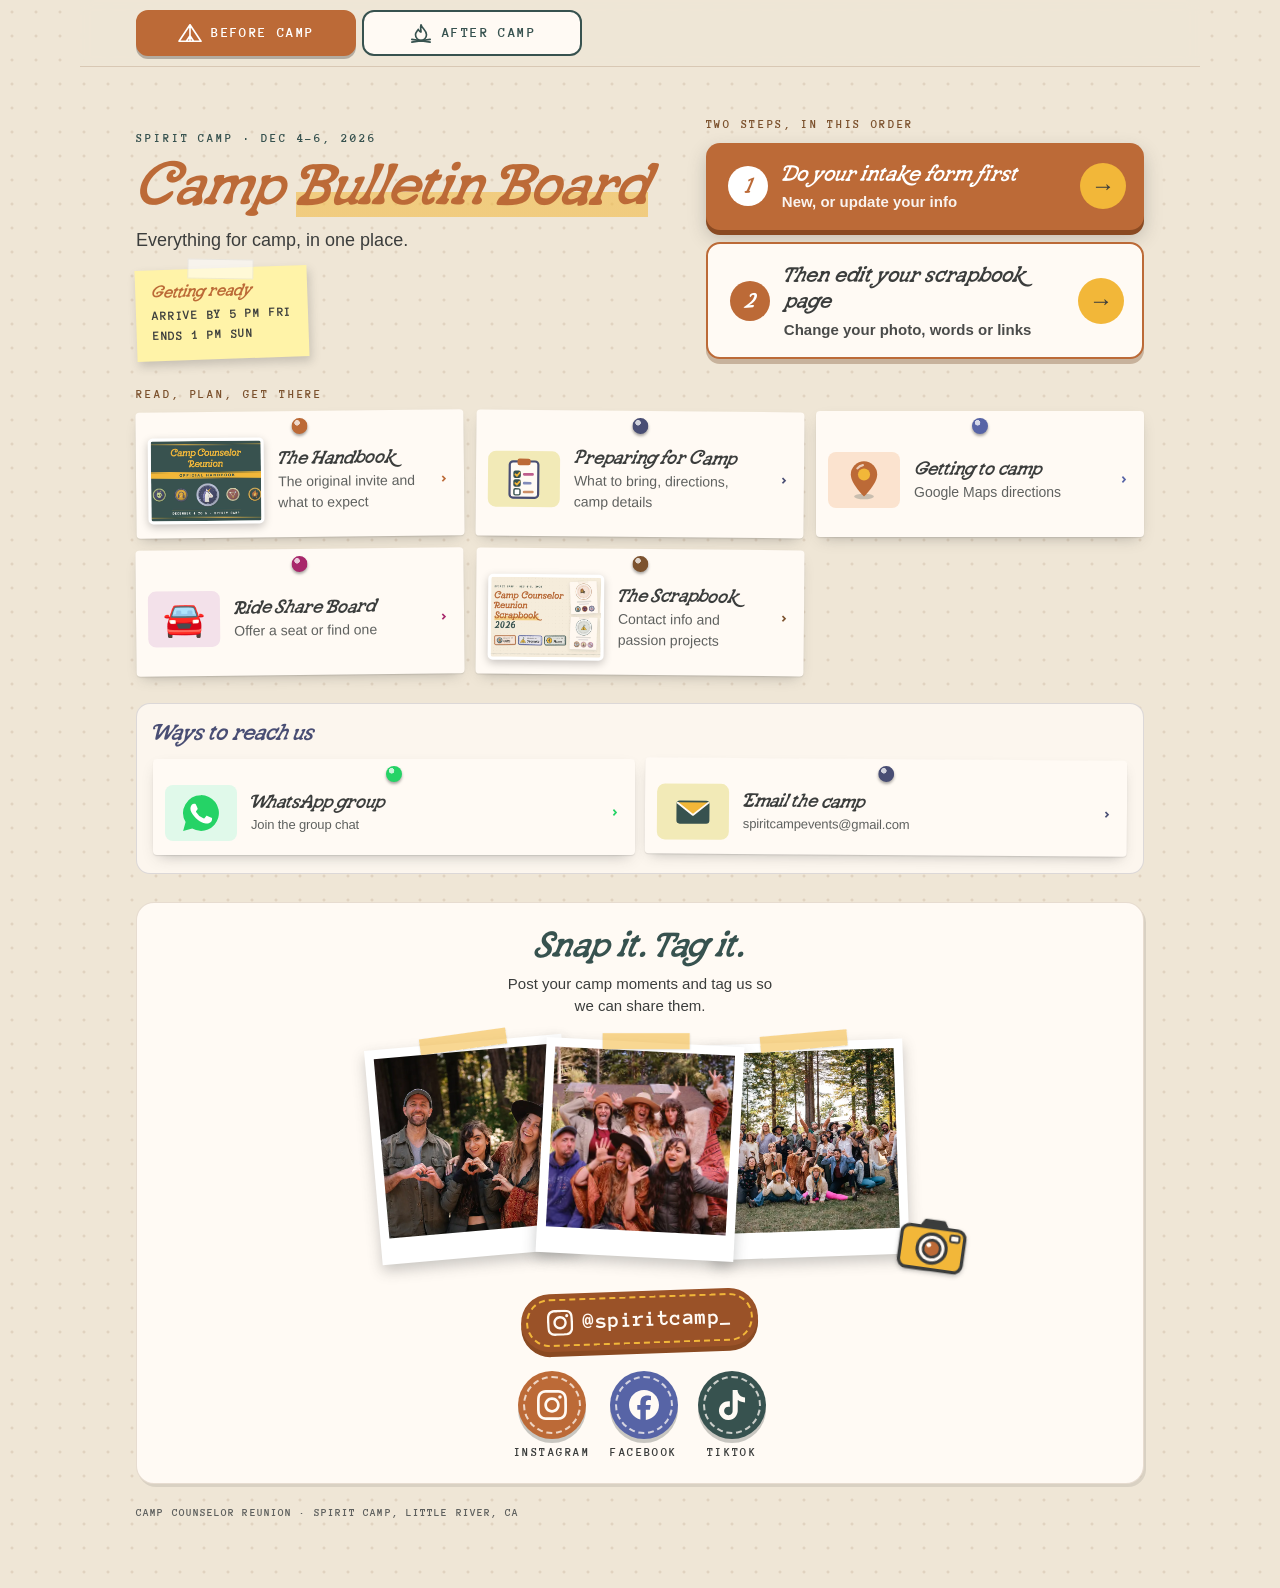
<file: bulletin/index.html>
<!doctype html><html lang="en"><head><meta charset="utf-8"><meta name="viewport" content="width=device-width, initial-scale=1, viewport-fit=cover">
<meta name="description" content="Everything for the Camp Counselor Reunion in one place: handbook, directions, rides, the scrapbook and how to reach us. Spirit Camp, Dec 4–6, 2026.">
<link rel="canonical" href="https://nreaganaill.github.io/camp-counselor-reunion/bulletin/">
<meta name="robots" content="noindex, nofollow">
<meta name="theme-color" content="#FFFAF4">
<meta property="og:type" content="website"><meta property="og:url" content="https://nreaganaill.github.io/camp-counselor-reunion/bulletin/">
<meta property="og:title" content="Camp Bulletin Board"><meta property="og:description" content="Everything for the Camp Counselor Reunion in one place: handbook, directions, rides, the scrapbook and how to reach us. Spirit Camp, Dec 4–6, 2026.">
<meta property="og:image" content="https://nreaganaill.github.io/camp-counselor-reunion/bulletin/assets/og/og-bulletin-v1.jpg"><meta property="og:image:width" content="1200"><meta property="og:image:height" content="630">
<meta property="og:image:alt" content="Camp Bulletin Board in rust lettering over a corkboard with pinned cards for the handbook, directions, ride share and social links.">
<meta name="twitter:card" content="summary_large_image">
<link rel="icon" href="../assets/icons/favicon.ico" sizes="48x48">
<link rel="icon" href="../assets/icons/favicon-32.png" type="image/png" sizes="32x32">
<link rel="apple-touch-icon" href="../assets/icons/apple-touch-icon.png">
<title>Camp Bulletin Board</title>
<style>
@font-face{font-family:"Black Magic";src:url("assets/fonts/BlackMagicSlabSerif.woff2");font-weight:100 900;font-style:normal italic}
@font-face{font-family:"Anonymous Pro";src:url("assets/fonts/AnonymousPro-Bold.woff2");font-weight:600 900}
:root{color-scheme:light;--rust:#BC6A37;--indigo:#494E74;--marigold:#F2B739;--forest:#37524F;--magenta:#A8286B;--night-blue:#5764A6;--walnut:#7C522E;--wa:#25D366;
 --warm-white:#FFFAF4;--ink:#3B3D3C;--ink-soft:#5f615f;--board:#EFE6D6;--paper:#FCF6EE;
 --f-body:"Helvetica Neue",Helvetica,Arial,sans-serif;--f-head:"Black Magic",Georgia,serif;--f-type:"Anonymous Pro","Courier New",monospace}
*{box-sizing:border-box}
body{margin:0;background:var(--board);color:var(--ink);font:16px/1.5 var(--f-body);background-image:radial-gradient(rgba(124,82,46,.13) 1.2px,transparent 1.8px);background-size:24px 24px}
main{max-width:1120px;margin:0 auto;padding:28px 18px 40px}
.kick{font:700 12px/1 var(--f-type);letter-spacing:.16em;text-transform:uppercase;color:var(--forest);margin:0 0 10px}
.ttl{font:italic 800 42px/1 var(--f-head);color:var(--rust);margin:0}
.ttl .hl{background:linear-gradient(transparent 58%,rgba(242,183,57,.55) 58%,rgba(242,183,57,.55) 90%,transparent 90%)}
.sub{margin:10px 0 0;font-size:18px}
.facts{display:flex;flex-wrap:wrap;gap:8px;margin-top:12px}
.facts span{font:700 12px/1 var(--f-type);letter-spacing:.08em;text-transform:uppercase;background:var(--warm-white);border:1.5px dashed rgba(55,82,79,.45);border-radius:999px;padding:8px 12px;color:var(--forest)}
/* the intake action: a real button (solid fill, raised edge, arrow, presses down) */
.cta{display:flex;align-items:center;justify-content:space-between;gap:14px;margin:22px 0 0;background:var(--rust);color:#fff;text-decoration:none;
 border-radius:14px;padding:18px 18px 18px 22px;box-shadow:0 5px 0 #8a4a22,0 8px 18px rgba(59,61,60,.25);transition:transform .08s,box-shadow .08s}
.cta:hover{filter:brightness(1.05)}
.steps{display:grid;gap:12px;margin-top:22px}
.stepk{margin:0;font:700 12px/1 var(--f-type);letter-spacing:.14em;text-transform:uppercase;color:var(--walnut)}
.steps .cta{margin:0;justify-content:flex-start}
.cta .n{flex:none;width:40px;height:40px;border-radius:50%;background:#fff;color:var(--rust);display:grid;place-items:center;font:italic 800 22px/1 var(--f-head)}
.cta b small{display:block;margin-top:5px;font:600 15px/1.3 var(--f-body);font-style:normal;opacity:.92}
.cta .go{margin-left:auto}
.cta.two{background:var(--warm-white);color:var(--ink);border:2px solid var(--rust);box-shadow:0 5px 0 rgba(124,82,46,.35)}
.cta.two .n{background:var(--rust);color:#fff}
.cta:active{transform:translateY(4px);box-shadow:0 1px 0 #8a4a22,0 3px 8px rgba(59,61,60,.25)}
.cta b{font:italic 800 23px/1.15 var(--f-head)}
.cta .go{flex:none;width:46px;height:46px;border-radius:50%;background:var(--marigold);color:var(--ink);display:grid;place-items:center;font:700 24px/1 var(--f-body)}
.sec{font:700 12px/1 var(--f-type);letter-spacing:.16em;text-transform:uppercase;color:var(--walnut);margin:30px 0 10px}
.phase{position:sticky;top:0;z-index:5;display:flex;gap:6px;padding:8px;margin:-28px -18px 22px;background:rgba(239,230,214,.94);backdrop-filter:blur(6px);border-bottom:1px solid rgba(124,82,46,.2)}
.phase button{flex:1;display:flex;align-items:center;justify-content:center;gap:8px;min-height:46px;border:2px solid var(--pc);border-radius:12px;background:var(--warm-white);color:var(--pc);font:700 14px/1 var(--f-type);letter-spacing:.1em;text-transform:uppercase;cursor:pointer}
.phase button[aria-pressed=true]{background:var(--pc);color:#fff;box-shadow:0 3px 0 rgba(0,0,0,.25)}
.phase button .em{display:grid}.phase button[data-k=before]{--pc:var(--rust)}.phase button[data-k=after]{--pc:var(--forest)}
body[data-phase=before] [data-p=a],body[data-phase=after] [data-p=b]{display:none!important}
.sticky{display:inline-block;margin-top:14px;padding:12px 16px 14px;background:#FFF3A8;color:var(--ink);transform:rotate(-2deg);box-shadow:2px 5px 10px rgba(59,61,60,.22);font:700 13px/1.6 var(--f-type);letter-spacing:.06em;text-transform:uppercase;position:relative}
.sticky::before{content:"";position:absolute;top:-9px;left:50%;width:64px;height:18px;transform:translateX(-50%) rotate(3deg);background:rgba(255,255,255,.55);border:1px solid rgba(0,0,0,.06)}
.sticky b{display:block;font:italic 800 18px/1.2 var(--f-head);text-transform:none;letter-spacing:0;color:var(--rust);margin-bottom:2px}
.sticky.after{background:#D7F0E0;transform:rotate(1.5deg)}
@media (min-width:900px){.phase{margin:-48px -56px 30px;padding:10px 56px}.phase button{flex:0 0 220px}}
.tiles{display:grid;gap:12px}
.tile{position:relative;display:flex;gap:14px;align-items:center;background:var(--warm-white);border-radius:4px;padding:26px 14px 14px 12px;text-decoration:none;color:var(--ink);box-shadow:0 1px 1px rgba(59,61,60,.12),0 6px 14px -6px rgba(59,61,60,.35);transform:rotate(var(--tilt,0deg))}
.tile::before{content:"";position:absolute;top:7px;left:50%;width:16px;height:16px;margin-left:-8px;border-radius:50%;background:radial-gradient(circle at 35% 30%,rgba(255,255,255,.75) 0 2.5px,transparent 3px),var(--c);box-shadow:0 2px 3px rgba(0,0,0,.35);z-index:2}
.tiles .tile:nth-child(3n+1){--tilt:-.6deg}.tiles .tile:nth-child(3n+2){--tilt:.5deg}.ways .tile:nth-child(2){--tilt:.4deg}
.th{width:72px;height:56px;flex:none;border-radius:8px;display:grid;place-items:center;background:color-mix(in srgb,var(--c) 14%,#fff);color:var(--c);overflow:hidden}
.th img{width:100%;height:100%;object-fit:cover;display:block}
.th.pol{width:116px;height:86px;background:#fff;padding:3px;border-radius:5px;box-shadow:0 3px 8px rgba(0,0,0,.22)}
.th svg.big{width:44px;height:44px}
.th.pol img{border-radius:2px}
.th svg{width:32px;height:32px}
.th .emo{font-size:34px;line-height:1}
.ln{fill:none;stroke:currentColor;stroke-width:1.8;stroke-linecap:round;stroke-linejoin:round}
.tile b{display:block;font:italic 800 20px/1.1 var(--f-head)}
.tile .s{display:block;font-size:14px;color:var(--ink-soft);margin-top:2px}
.tag{position:absolute;top:-8px;right:10px;font:700 10px/1 var(--f-type);font-style:normal;letter-spacing:.12em;text-transform:uppercase;padding:5px 8px;border-radius:6px;background:var(--forest);color:#fff}
div.tile{cursor:default}
.phase button:focus-visible,a:focus-visible{outline:3px solid var(--indigo);outline-offset:2px}
@media (prefers-reduced-motion:reduce){*{transition:none!important;animation:none!important}}

.arrow{margin-left:auto;font:700 20px/1 var(--f-type);color:var(--c)}
.reach{margin-top:28px;background:var(--paper);border:1px solid rgba(73,78,116,.18);border-radius:14px;padding:16px 16px 18px}
.reach h2{margin:0 0 12px;font:italic 800 24px/1.1 var(--f-head);color:var(--indigo)}
.ways{display:grid;gap:10px}
/* 320px fix: tiles may shrink and long text wraps instead of overflowing */
.tile{min-width:0;box-sizing:border-box}.tile>span:not(.th):not(.arrow){min-width:0;flex:1}.tile .s{overflow-wrap:anywhere}
.ways .s{font-size:13px;letter-spacing:-.01em}
/* handle patch: darker rust so the white handle text clears 4.5:1 */
.soc .handle{background:#9A5228}
.foot{margin-top:22px;font:700 11px/1.4 var(--f-type);letter-spacing:.1em;text-transform:uppercase;color:var(--ink-soft)}
.soc{margin-top:28px;background:var(--warm-white);border-radius:18px;padding:22px 16px 24px;text-align:center;box-shadow:2px 3px 0 rgba(59,61,60,.12);border:1px solid rgba(124,82,46,.18);overflow:hidden}
.soc h2{margin:0 0 6px;font:italic 800 30px/1.1 var(--f-head);color:var(--forest)}
.soc p{margin:0 auto 4px;font-size:15px;max-width:34ch}
.snaps{position:relative;display:flex;justify-content:center;align-items:center;margin:18px auto 8px;padding:6px 0 4px;max-width:520px}
.snap{position:relative;flex:0 1 32%;margin:0 -2.5%;background:#fff;padding:6px 6px 18px;box-shadow:0 6px 14px rgba(59,61,60,.28)}
.snap img{display:block;width:100%;height:auto;aspect-ratio:1/1;object-fit:cover;background:var(--board)}
.snap:before{content:"";position:absolute;top:-9px;left:50%;width:44%;height:16px;margin-left:-22%;background:rgba(242,183,57,.55);transform:rotate(-3deg);box-shadow:0 1px 2px rgba(59,61,60,.15)}
.snap:nth-child(1){transform:rotate(-5deg);z-index:1}.snap:nth-child(2){transform:rotate(3deg);z-index:2}.snap:nth-child(3){transform:rotate(-2deg);z-index:1}
.cam{position:absolute;right:-6px;bottom:-14px;width:54px;height:44px;z-index:3;transform:rotate(8deg);filter:drop-shadow(0 2px 2px rgba(59,61,60,.3))}
.handle{position:relative;display:inline-flex;align-items:center;gap:10px;margin-top:22px;padding:16px 26px;min-height:56px;border-radius:999px;text-decoration:none;color:var(--warm-white);font:700 22px/1 var(--f-type);letter-spacing:.02em;background:var(--rust);box-shadow:0 5px 0 #8a4a22;transform:rotate(-2deg);transition:transform .15s,box-shadow .15s}
.handle:before{content:"";position:absolute;inset:5px;border:2px dashed var(--marigold);border-radius:999px;pointer-events:none}
.handle svg{width:26px;height:26px;fill:var(--warm-white);flex:none}
.handle:hover{transform:rotate(-2deg) translateY(-2px);box-shadow:0 7px 0 #8a4a22}
.handle:active{transform:rotate(-2deg) translateY(3px);box-shadow:0 2px 0 #8a4a22}
.sbtns{margin-top:22px;display:flex;justify-content:center;gap:20px;flex-wrap:wrap}
.sb{display:flex;flex-direction:column;align-items:center;gap:8px;text-decoration:none;color:var(--ink);font:700 12px/1 var(--f-type);letter-spacing:.12em;text-transform:uppercase;min-width:64px;min-height:44px}
.sb .patch{position:relative;display:grid;place-items:center;width:68px;height:68px;border-radius:50%;background:var(--pc);box-shadow:0 4px 0 rgba(59,61,60,.28);transition:transform .15s,box-shadow .15s}
.sb .patch:before{content:"";position:absolute;inset:5px;border:2px dashed rgba(255,250,244,.75);border-radius:50%}
.sb .patch svg{width:30px;height:30px;fill:var(--warm-white);position:relative}
.sb:hover .patch{transform:translateY(-3px);box-shadow:0 7px 0 rgba(59,61,60,.25)}
.sb:active .patch{transform:translateY(2px);box-shadow:0 1px 0 rgba(59,61,60,.28)}
@media(min-width:700px){.snap{padding:9px 9px 26px}.snaps{max-width:620px}.cam{width:72px;height:58px;right:-18px}.soc h2{font-size:38px}}
@media (prefers-reduced-motion:reduce){.handle,.sb .patch{transition:none!important}}
.rev{margin-top:28px;background:linear-gradient(160deg,#FFF6DA,#FCE6D3);border:2px solid var(--marigold);border-radius:18px;padding:22px 18px;text-align:center;box-shadow:3px 4px 0 rgba(188,106,55,.25)}
.stars{font-size:30px;letter-spacing:4px;color:var(--marigold);text-shadow:0 1px 0 #b9851a}
.rev h2{margin:6px 0 6px;font:italic 800 28px/1.1 var(--f-head);color:var(--rust)}
.rev p{margin:0 auto 16px;max-width:46ch;font-size:16px}
.rbtns{display:grid;gap:10px}
.rb{display:flex;align-items:center;gap:12px;background:#fff;border-radius:12px;padding:10px 14px;text-decoration:none;color:var(--ink);font:italic 800 18px/1.1 var(--f-head);box-shadow:0 3px 0 rgba(59,61,60,.15)}
.rb svg{width:36px;height:36px;flex:none}.rb .arrow{color:var(--rust)}
@media (min-width:900px){.rbtns{grid-template-columns:repeat(3,1fr);max-width:820px;margin:0 auto}.rev{padding:30px}}
@media (min-width:900px){
 main{padding:48px 56px 56px}
 .top{display:grid;grid-template-columns:1.2fr 1fr;gap:44px;align-items:end}
 .ttl{font-size:62px}.cta{margin:0}
 .tiles{grid-template-columns:repeat(3,1fr)}
 .ways{grid-template-columns:1fr 1fr}
}

/* iPhone notch / home bar: keep content inside the safe area (viewport-fit=cover) */
@media (max-width:899px){
main{padding-left:max(18px,env(safe-area-inset-left));padding-right:max(18px,env(safe-area-inset-right));padding-bottom:max(40px,calc(env(safe-area-inset-bottom) + 24px))}
.phase{padding-top:max(8px,env(safe-area-inset-top));padding-left:max(8px,env(safe-area-inset-left));padding-right:max(8px,env(safe-area-inset-right))}
}
</style></head><body>
<main id="app"></main>
<script src="links.js?v=20261128"></script>
<script>window.addEventListener("pageshow",function(e){if(e.persisted)location.reload();});</script>
<script>
/* Every URL lives in links.js (window.BOARD_LINKS); an entry with on:false does not render. */
const LK={};(window.BOARD_LINKS||[]).forEach(e=>{LK[e.id]=e});
const lk=id=>LK[id]&&LK[id].on?LK[id]:null;
/* colourful emblems in Spirit Camp colours: filled shapes on a light tint, like the 🚘 */
const PIN='<svg class="big" viewBox="0 0 40 40"><ellipse cx="20" cy="35" rx="9" ry="2.6" fill="#37524F" opacity=".25"/><path d="M20 35S8 23.5 8 15a12 12 0 0 1 24 0c0 8.5-12 20-12 20z" fill="#BC6A37"/><circle cx="20" cy="15" r="5.5" fill="#F2B739"/><path d="M14 9.5a8 8 0 0 1 5-3" stroke="#FFFAF4" stroke-width="2" stroke-linecap="round" fill="none" opacity=".7"/></svg>';
const CHECK='<svg class="big" viewBox="0 0 40 40"><rect x="7" y="4" width="26" height="33" rx="3" fill="#FFFAF4" stroke="#494E74" stroke-width="2"/><rect x="14" y="1.5" width="12" height="6" rx="2" fill="#BC6A37"/>'
 +[0,1,2].map(i=>{const y=13+i*8;return `<rect x="11" y="${y}" width="5.5" height="5.5" rx="1.2" fill="${i<2?'#37524F':'#fff'}" stroke="#37524F" stroke-width="1.3"/>${i<2?`<path d="M12.2 ${y+2.8}l1.4 1.4 2.4-2.8" stroke="#F2B739" stroke-width="1.6" fill="none" stroke-linecap="round" stroke-linejoin="round"/>`:''}<rect x="19" y="${y+1.6}" width="${i==1?8:10}" height="2.4" rx="1.2" fill="${['#A8286B','#5764A6','#BC6A37'][i]}" opacity=".75"/>`}).join('')+'</svg>';
const MAIL='<svg class="big" viewBox="0 0 40 40"><rect x="5" y="10" width="30" height="21" rx="3" fill="#37524F"/><path d="M5.5 11.5L20 23l14.5-11.5" fill="#F2B739" stroke="#FFFAF4" stroke-width="1.6" stroke-linejoin="round"/></svg>';
const WA='<svg class="big" viewBox="0 0 32 32" aria-label="WhatsApp"><path fill="#25D366" d="M16 3a13 13 0 0 0-11.2 19.6L3 29l6.6-1.7A13 13 0 1 0 16 3z"/><path fill="#fff" d="M23.2 19.3c-.4-.2-2.3-1.1-2.6-1.2-.4-.1-.6-.2-.9.2l-1.2 1.5c-.2.2-.4.3-.8.1a10.6 10.6 0 0 1-5.3-4.6c-.4-.7.4-.6 1.1-2 .1-.2.1-.5 0-.7l-1.2-2.8c-.3-.7-.6-.6-.9-.6h-.7c-.3 0-.7.1-1 .5-.4.4-1.4 1.3-1.4 3.2s1.4 3.7 1.6 4c.2.2 2.7 4.2 6.6 5.8 2.5 1 3.4 1.1 4.7.9.8-.1 2.3-.9 2.6-1.9.3-.9.3-1.7.2-1.9-.1-.2-.4-.3-.8-.5z"/></svg>';
const ALBUM='<svg class="big" viewBox="0 0 44 40"><rect x="6" y="6" width="24" height="20" rx="2" fill="#fff" stroke="#7C522E" stroke-width="1.4" transform="rotate(-8 18 16)"/><rect x="10" y="9" width="24" height="20" rx="2" fill="#fff" stroke="#7C522E" stroke-width="1.4"/><rect x="12.5" y="11.5" width="19" height="12" fill="#5764A6"/><circle cx="27" cy="15" r="2.2" fill="#F2B739"/><path d="M12.5 23.5l5-5 4 4 3-3 7 4z" fill="#37524F"/><g transform="translate(24 24)"><path d="M5 0h6l5 9h-6z" fill="#FFBA00"/><path d="M5 0L0 9l3 5 5-9z" fill="#0F9D58"/><path d="M3 14l3-5h10l-3 5z" fill="#4285F4"/></g></svg>';
const GOOG='<svg viewBox="0 0 48 48"><path fill="#4285F4" d="M45 24.5c0-1.6-.1-3.1-.4-4.5H24v8.5h11.8a10 10 0 0 1-4.4 6.6v5.5h7.1C42.6 36.8 45 31.2 45 24.5z"/><path fill="#34A853" d="M24 46c5.9 0 10.9-2 14.5-5.4l-7.1-5.5c-2 1.3-4.5 2.1-7.4 2.1-5.7 0-10.5-3.8-12.3-9H4.4v5.7A22 22 0 0 0 24 46z"/><path fill="#FBBC05" d="M11.7 28.2a13 13 0 0 1 0-8.4v-5.7H4.4a22 22 0 0 0 0 19.8z"/><path fill="#EA4335" d="M24 10.8c3.2 0 6.1 1.1 8.4 3.3l6.3-6.3A22 22 0 0 0 4.4 14.1l7.3 5.7c1.8-5.2 6.6-9 12.3-9z"/></svg>';
const TRIP='<svg viewBox="0 0 48 48"><circle cx="24" cy="24" r="23" fill="#34E0A1"/><circle cx="15.5" cy="26" r="7" fill="#fff" stroke="#000" stroke-width="2.4"/><circle cx="32.5" cy="26" r="7" fill="#fff" stroke="#000" stroke-width="2.4"/><circle cx="15.5" cy="26" r="3" fill="#000"/><circle cx="32.5" cy="26" r="3" fill="#000"/><path d="M9 17.5c4-3.2 9.4-4.6 15-4.6s11 1.4 15 4.6" fill="none" stroke="#000" stroke-width="2.4" stroke-linecap="round"/><path d="M21 31l3 4 3-4" fill="#000"/></svg>';
const YELP='<svg viewBox="0 0 48 48"><rect width="48" height="48" rx="11" fill="#D32323"/><g fill="#fff"><path d="M21.5 8.5c-1.4-.3-6.3 1.2-7.3 2.2-.4.5-.5 1-.3 1.5l6.2 10.7c.9 1.6 2.9 1.1 2.9-.8V10.2c0-.9-.6-1.5-1.5-1.7z"/><path d="M20.3 27.3l-9.6 3c-.8.3-1.2 1-1 1.8.3 1.5 2 4.3 3.1 5.1.6.4 1.2.4 1.7 0l7.3-7.5c1.2-1.3 0-3-1.5-2.4z"/><path d="M24.6 30.6l.1 10.6c0 .8.6 1.4 1.5 1.4 1.5-.1 4.6-1.3 5.5-2.3.4-.5.4-1 .1-1.6L26.7 29c-.8-1.5-2.1-.8-2.1 1.6z"/><path d="M27.7 25.2l9.9 2.4c.8.2 1.6-.2 1.8-1 .3-1.5-.1-4.6-.9-5.8-.4-.5-1-.7-1.5-.5l-9.6 3.4c-1.6.6-1.4 1.1.3 1.5z"/><path d="M27.5 21.4l7.1-7.8c.6-.6.5-1.5 0-2.1-1.1-1-4.1-2.4-5.6-2.5-.6 0-1.1.4-1.3 1l-2.4 10.3c-.4 1.7 1.2 2.3 2.2 1.1z"/></g></svg>';
const IG='<svg viewBox="0 0 24 24" aria-hidden="true" focusable="false"><path d="M7.0301.084c-1.2768.0602-2.1487.264-2.911.5634-.7888.3075-1.4575.72-2.1228 1.3877-.6652.6677-1.075 1.3368-1.3802 2.127-.2954.7638-.4956 1.6365-.552 2.914-.0564 1.2775-.0689 1.6882-.0626 4.947.0062 3.2586.0206 3.6671.0825 4.9473.061 1.2765.264 2.1482.5635 2.9107.308.7889.72 1.4573 1.388 2.1228.6679.6655 1.3365 1.0743 2.1285 1.38.7632.295 1.6361.4961 2.9134.552 1.2773.056 1.6884.069 4.9462.0627 3.2578-.0062 3.668-.0207 4.9478-.0814 1.28-.0607 2.147-.2652 2.9098-.5633.7889-.3086 1.4578-.72 2.1228-1.3881.665-.6682 1.0745-1.3378 1.3795-2.1284.2957-.7632.4966-1.636.552-2.9124.056-1.2809.0692-1.6898.063-4.948-.0063-3.2583-.021-3.6668-.0817-4.9465-.0607-1.2797-.264-2.1487-.5633-2.9117-.3084-.7889-.72-1.4568-1.3876-2.1228C21.2982 1.33 20.628.9208 19.8378.6165 19.074.321 18.2017.1197 16.9244.0645 15.6471.0093 15.236-.005 11.977.0014 8.718.0076 8.31.0215 7.0301.0839m.1402 21.6932c-1.17-.0509-1.8053-.2453-2.2287-.408-.5606-.216-.96-.4771-1.3819-.895-.422-.4178-.6811-.8186-.9-1.378-.1644-.4234-.3624-1.058-.4171-2.228-.0595-1.2645-.072-1.6442-.079-4.848-.007-3.2037.0053-3.583.0607-4.848.05-1.169.2456-1.805.408-2.2282.216-.5613.4762-.96.895-1.3816.4188-.4217.8184-.6814 1.3783-.9003.423-.1651 1.0575-.3614 2.227-.4171 1.2655-.06 1.6447-.072 4.848-.079 3.2033-.007 3.5835.005 4.8495.0608 1.169.0508 1.8053.2445 2.228.408.5608.216.96.4754 1.3816.895.4217.4194.6816.8176.9005 1.3787.1653.4217.3617 1.056.4169 2.2263.0602 1.2655.0739 1.645.0796 4.848.0058 3.203-.0055 3.5834-.061 4.848-.051 1.17-.245 1.8055-.408 2.2294-.216.5604-.4763.96-.8954 1.3814-.419.4215-.8181.6811-1.3783.9-.4224.1649-1.0577.3617-2.2262.4174-1.2656.0595-1.6448.072-4.8493.079-3.2045.007-3.5825-.006-4.848-.0608M16.953 5.5864A1.44 1.44 0 1 0 18.39 4.144a1.44 1.44 0 0 0-1.437 1.4424M5.8385 12.012c.0067 3.4032 2.7706 6.1557 6.173 6.1493 3.4026-.0065 6.157-2.7701 6.1506-6.1733-.0065-3.4032-2.771-6.1565-6.174-6.1498-3.403.0067-6.156 2.771-6.1496 6.1738M8 12.0077a4 4 0 1 1 4.008 3.9921A3.9996 3.9996 0 0 1 8 12.0077"/></svg>';
const FB='<svg viewBox="0 0 24 24" aria-hidden="true" focusable="false"><path d="M9.101 23.691v-7.98H6.627v-3.667h2.474v-1.58c0-4.085 1.848-5.978 5.858-5.978.401 0 .955.042 1.468.103a8.68 8.68 0 0 1 1.141.195v3.325a8.623 8.623 0 0 0-.653-.036 26.805 26.805 0 0 0-.733-.009c-.707 0-1.259.096-1.675.309a1.686 1.686 0 0 0-.679.622c-.258.42-.374.995-.374 1.752v1.297h3.919l-.386 2.103-.287 1.564h-3.246v8.245C19.396 23.238 24 18.179 24 12.044c0-6.627-5.373-12-12-12s-12 5.373-12 12c0 5.628 3.874 10.35 9.101 11.647Z"/></svg>';
const LI='<svg viewBox="0 0 48 48"><rect width="48" height="48" rx="12" fill="#0A66C2"/><path fill="#fff" d="M12 19h5.4v17H12zM14.7 10.6a3.1 3.1 0 1 1 0 6.3 3.1 3.1 0 0 1 0-6.3zM20.8 19h5.2v2.3h.1c.7-1.4 2.5-2.8 5.1-2.8 5.5 0 6.5 3.6 6.5 8.3V36h-5.4v-8.3c0-2 0-4.5-2.8-4.5s-3.2 2.1-3.2 4.4V36h-5.4z"/></svg>';
const TT='<svg viewBox="0 0 24 24" aria-hidden="true" focusable="false"><path d="M12.525.02c1.31-.02 2.61-.01 3.91-.02.08 1.53.63 3.09 1.75 4.17 1.12 1.11 2.7 1.62 4.24 1.79v4.03c-1.44-.05-2.89-.35-4.2-.97-.57-.26-1.1-.59-1.62-.93-.01 2.92.01 5.84-.02 8.75-.08 1.4-.54 2.79-1.35 3.94-1.31 1.92-3.58 3.17-5.91 3.21-1.43.08-2.86-.31-4.08-1.03-2.02-1.19-3.44-3.37-3.65-5.71-.02-.5-.03-1-.01-1.49.18-1.9 1.12-3.72 2.58-4.96 1.66-1.44 3.98-2.13 6.15-1.72.02 1.48-.04 2.96-.04 4.44-.99-.32-2.15-.23-3.02.37-.63.41-1.11 1.04-1.36 1.75-.21.51-.15 1.07-.14 1.61.24 1.64 1.82 3.02 3.5 2.87 1.12-.01 2.19-.66 2.77-1.61.19-.33.4-.67.41-1.06.1-1.79.06-3.57.07-5.36.01-4.03-.01-8.05.02-12.07z"/></svg>';
const SOC=[{id:'instagram',l:'Instagram',i:IG,c:'var(--rust)'},{id:'facebook',l:'Facebook',i:FB,c:'var(--night-blue)'},{id:'tiktok',l:'TikTok',i:TT,c:'var(--forest)'}];
const REV=[{id:'review_google',l:'Review on Google',i:GOOG},{id:'review_tripadvisor',l:'Review on Tripadvisor',i:TRIP},{id:'review_yelp',l:'Review on Yelp',i:YELP}];
const CARDS=[
 {p:'b',c:'var(--rust)',th:'<span class="th pol"><img src="assets/img/handbook.jpg" alt="Handbook cover" width="1200" height="630"></span>',t:'The Handbook',s:'The original invite and what to expect',id:'handbook'},
 {p:'b',c:'var(--indigo)',th:`<span class="th" style="background:#F2EAB7">${CHECK}</span>`,t:'Preparing for Camp',s:'What to bring, directions, camp details',id:'preparing'},
 {p:'b',c:'var(--night-blue)',th:`<span class="th" style="background:#FBE3CF">${PIN}</span>`,t:'Getting to camp',s:'Google Maps directions',id:'directions'},
 {p:'b',c:'var(--magenta)',th:'<span class="th"><span class="emo">🚘</span></span>',t:'Ride Share Board',s:'Offer a seat or find one',id:'rideshare'},
 {p:'ba',c:'var(--walnut)',th:'<span class="th pol"><img src="assets/img/scrapbook-thumb.jpg" alt="Scrapbook preview" width="830" height="600"></span>',t:'The Scrapbook',s:"Contact info and passion projects",id:'scrapbook'},
 {p:'a',c:'var(--rust)',th:'<span class="th" style="background:#FBE3CF"><svg class="big" viewBox="0 0 40 40"><rect x="9" y="6" width="22" height="28" rx="2" fill="#FFFAF4" stroke="#7C522E" stroke-width="1.6"/><rect x="12" y="9" width="16" height="11" fill="#5764A6"/><circle cx="24" cy="12.5" r="2" fill="#F2B739"/><path d="M14 25h12M14 29h8" stroke="#7C522E" stroke-width="1.5" stroke-linecap="round"/><g transform="rotate(40 30 28)"><rect x="27" y="14" width="6" height="20" rx="1.5" fill="#BC6A37"/><path d="M27 34l3 5 3-5z" fill="#F2B739"/><rect x="27" y="14" width="6" height="3" fill="#A8286B"/></g></svg></span>',t:'Edit your scrapbook page',s:'Change your photo, words or links',id:'scrapbook_edit'},
 {p:'a',c:'#4285F4',th:`<span class="th" style="background:#E6EEFC">${ALBUM}</span>`,t:'Camp photo album',s:'Google Drive · add your photos from camp',id:'photo_album'},
];
const WAYS=[
 {c:'var(--wa)',th:`<span class="th">${WA}</span>`,t:'WhatsApp group',s:'Join the group chat',id:'whatsapp'},
 {c:'var(--indigo)',th:`<span class="th" style="background:#F2EAB7">${MAIL}</span>`,t:'Email the camp',s:'spiritcampevents@gmail.com',id:'email'},
];
const tile=x=>{const e=lk(x.id);if(!e)return'';
 const soon=e.status==='soon'||!e.url,inner=`${soon?'<em class="tag">coming soon</em>':''}
 ${x.th}<span><b>${x.t}</b><span class="s">${x.s}</span></span>${soon?'':'<span class="arrow" aria-hidden="true">›</span>'}`;
 const at=`data-p="${x.p||'ba'}" class="tile" style="--c:${x.c}"`;
 return soon?`<div ${at}>${inner}</div>`:`<a ${at} href="${e.url}"${e.url.startsWith('mailto')?'':' target="_blank" rel="noopener"'}>${inner}</a>`};
const link=(id,cls,body)=>{const e=lk(id);return e&&e.url?`<a class="${cls}" href="${e.url}" target="_blank" rel="noopener">${body}</a>`:''};
const cards=CARDS.map(tile),ways=WAYS.map(tile).join('');
const any=ph=>CARDS.some((x,k)=>cards[k]&&(x.p||'ba').includes(ph));
const reach=ph=>ways?`<section class="reach" data-p="${ph}"><h2>Ways to reach us</h2><div class="ways">${ways}</div></section>`:'';
const lab=(id,cls,al,body)=>{const e=lk(id);return e&&e.url?`<a class="${cls}" href="${e.url}" target="_blank" rel="noopener" aria-label="${al}">${body}</a>`:''};
const socB=SOC.map(x=>lab(x.id,'sb','Spirit Camp on '+x.l,`<span class="patch" style="--pc:${x.c}">${x.i}</span>${x.l}`)).join(''),revB=REV.map(r=>link(r.id,'rb',`${r.i}<span>${r.l}</span><span class="arrow" style="margin-left:auto">›</span>`)).join('');
const igH=lab('instagram','handle','Spirit Camp on Instagram: @spiritcamp_',IG+'@spiritcamp_');
document.getElementById('app').innerHTML=`
 <nav class="phase" aria-label="Before or after camp"><button type="button" data-k="before" aria-pressed="false"><span class="em"><svg viewBox="0 0 28 24" width="26" height="22" fill="none" stroke="currentColor" stroke-width="1.8" stroke-linecap="round" stroke-linejoin="round"><path d="M2 21L14 3l12 18zM14 3v18M10 21l4-6 4 6"/></svg></span>Before camp</button><button type="button" data-k="after" aria-pressed="false"><span class="em"><svg viewBox="0 0 28 24" width="26" height="22" fill="none" stroke="currentColor" stroke-width="1.8" stroke-linecap="round" stroke-linejoin="round"><path d="M14 3c1 4 6 6 6 11a6 6 0 0 1-12 0c0-3 2-4 3-6 1 2 2 3 3 3 0-3-1-5 0-8z"/><path d="M4 22l20-3M4 19l20 3"/></svg></span>After camp</button></nav>
 <div class="top"><div><p class="kick">Spirit Camp · Dec 4–6, 2026</p>
  <h1 class="ttl">Camp <span class="hl">Bulletin Board</span></h1>
  <p class="sub">Everything for camp, in one place.</p>
  <div class="sticky" data-p="b"><b>Getting ready</b>Arrive by 5 PM Fri<br>Ends 1 PM Sun</div>
  <div class="sticky after" data-p="a"><b>After camp</b>Leave a review<br>Stay connected</div></div>
 <div class="steps" data-p="b"><p class="stepk">Two steps, in this order</p>${link('intake','cta','<span class="n" aria-hidden="true">1</span><b>Do your intake form first<small>New, or update your info</small></b><span class="go" aria-hidden="true">→</span>')}${link('scrapbook_edit','cta two','<span class="n" aria-hidden="true">2</span><b>Then edit your scrapbook page<small>Change your photo, words or links</small></b><span class="go" aria-hidden="true">→</span>')}</div></div>
 ${any('b')?'<p class="sec" data-p="b">Read, plan, get there</p>':''}${any('a')?'<p class="sec" data-p="a">Relive it and share it</p>':''}${cards.join('')?`<div class="tiles">${cards.join('')}</div>`:''}
 ${reach('b')}
 ${socB?`<section class="soc" aria-labelledby="soc-h"><h2 id="soc-h">Snap it. Tag it.</h2><p>Post your camp moments and tag us so we can share them.</p><div class="snaps"><figure class="snap"><img src="../assets/img/photos/ch2-friends.webp" alt="Three friends making heart hands under the redwoods" width="900" height="675" loading="lazy"></figure><figure class="snap"><img src="../assets/img/photos/mem-costume-crew.webp" alt="Six friends in costumes pulling goofy faces at camp" width="480" height="360" loading="lazy"></figure><figure class="snap"><img src="../assets/img/photos/ch1-group-2025.webp" alt="A big goofy group photo in the meadow" width="900" height="675" loading="lazy"></figure><svg class="cam" viewBox="0 0 54 44" aria-hidden="true"><path d="M17 8l3-5h14l3 5" fill="#3B3D3C" stroke="#3B3D3C" stroke-width="2" stroke-linejoin="round"/><rect x="3" y="8" width="48" height="32" rx="6" fill="#F2B739" stroke="#3B3D3C" stroke-width="2.5"/><circle cx="27" cy="24" r="11" fill="#FFFAF4" stroke="#3B3D3C" stroke-width="2.5"/><circle cx="27" cy="24" r="6.5" fill="#BC6A37" stroke="#3B3D3C" stroke-width="2"/><circle cx="24.5" cy="21.5" r="1.8" fill="#FFFAF4"/><rect x="40" y="12" width="7" height="5" rx="1.5" fill="#FFFAF4" stroke="#3B3D3C" stroke-width="1.5"/></svg></div>${igH}<div class="sbtns">${socB}</div></section>`:''}
 ${revB?`<section class="rev" data-p="a"><div class="stars" aria-label="five stars">★★★★★</div><h2>After camp, would you leave us a review?</h2>
 <p>It means so much to us. A five-star review on any (or all!) of these helps more people find Spirit Camp.</p>
 <div class="rbtns">${revB}</div></section>`:''}
 ${reach('a')}
 <p class="foot">Camp Counselor Reunion · Spirit Camp, Little River, CA</p>`;
function setPhase(k){document.body.dataset.phase=k;document.querySelectorAll('.phase button').forEach(b=>b.setAttribute('aria-pressed',b.dataset.k===k))}
document.querySelectorAll('.phase button').forEach(b=>b.addEventListener('click',()=>{setPhase(b.dataset.k);scrollTo(0,0)}));
/* default phase: "before" until Dec 6, 2026 (local date), then "after"; ?phase=before|after overrides */
const q=new URLSearchParams(location.search).get('phase');
setPhase(q==='before'||q==='after'?q:(new Date()>=new Date(2026,11,6)?'after':'before'));
</script></body></html>
</file>
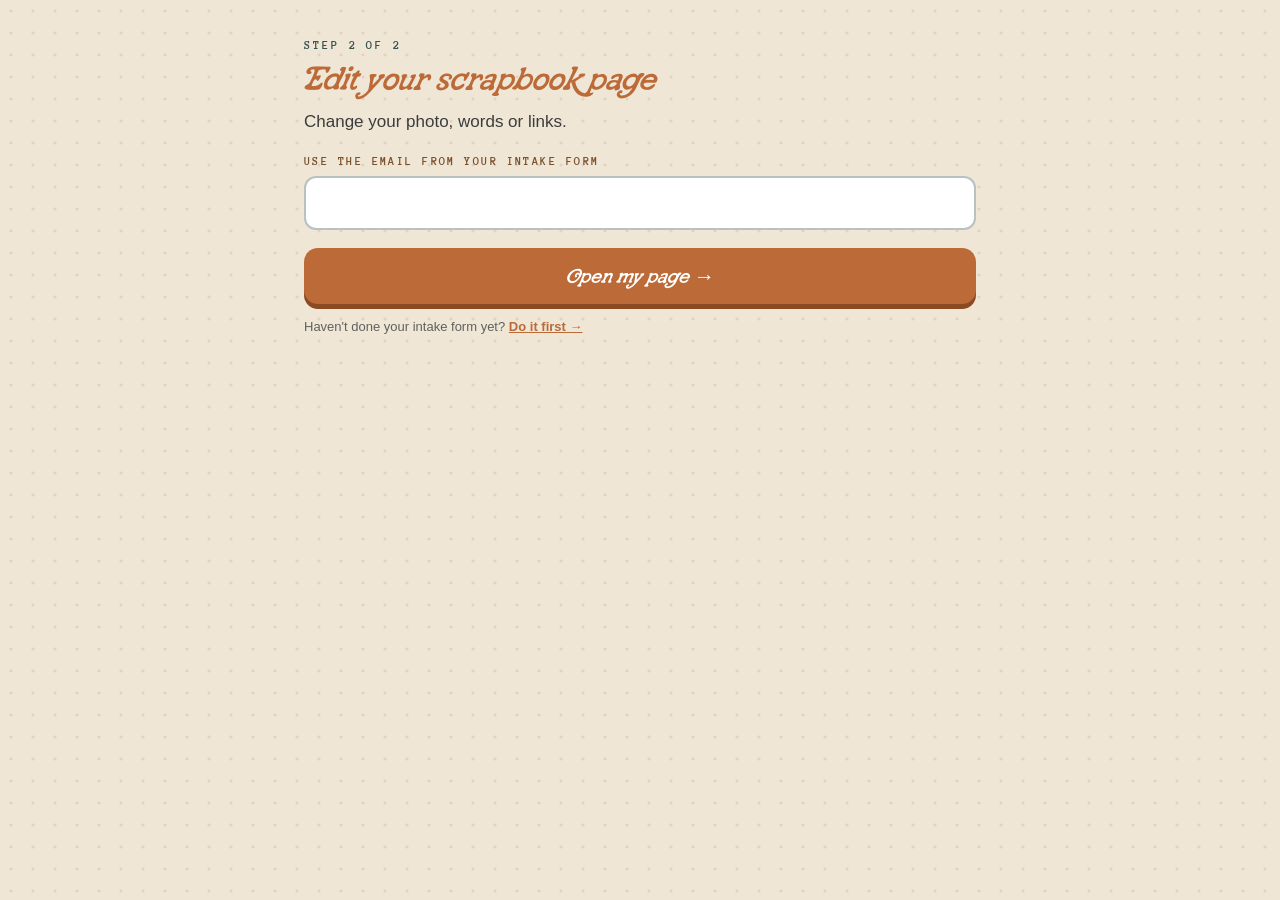
<file: scrapbook-edit/index.html>
<!doctype html>
<html lang="en">
<head>
<meta charset="utf-8">
<meta name="viewport" content="width=device-width, initial-scale=1, viewport-fit=cover">
<meta name="robots" content="noindex, nofollow">
<meta name="referrer" content="no-referrer">
<title>Edit your scrapbook page</title>
<meta name="description" content="Change your photo, words and links on your Camp Counselor Reunion scrapbook page.">
<link rel="canonical" href="https://nreaganaill.github.io/camp-counselor-reunion/scrapbook-edit/">
<meta property="og:type" content="website">
<meta property="og:url" content="https://nreaganaill.github.io/camp-counselor-reunion/scrapbook-edit/">
<meta property="og:title" content="Edit your scrapbook page">
<meta property="og:description" content="Change your photo, words and links on your Camp Counselor Reunion scrapbook page.">
<meta property="og:image" content="https://nreaganaill.github.io/camp-counselor-reunion/scrapbook-edit/assets/og/og-scrapbook-edit-v1.jpg">
<meta property="og:image:width" content="1200">
<meta property="og:image:height" content="630">
<meta property="og:image:alt" content="Edit your scrapbook page: a pinned scrapbook card with a round photo frame and a rust pencil, in Spirit Camp colours.">
<meta name="twitter:card" content="summary_large_image">
<link rel="icon" href="../assets/icons/favicon.ico" sizes="48x48">
<link rel="icon" type="image/png" href="../assets/icons/favicon-32.png">
<link rel="apple-touch-icon" href="../assets/icons/apple-touch-icon.png">
<link rel="stylesheet" href="styles.css?v=20261128c">
</head>
<body>
<main class="wrap">

<!-- 1 · email -->
<section id="s-email" class="screen" aria-labelledby="h-email">
  <div class="in">
    <p class="kick">Step 2 of 2</p>
    <h1 class="h" id="h-email">Edit your scrapbook page</h1>
    <p class="lead">Change your photo, words or links.</p>
    <form id="f-email" novalidate>
      <label class="f" for="em">Use the email from your intake form</label>
      <input class="inp" id="em" type="email" inputmode="email" autocomplete="email" autocapitalize="off" spellcheck="false">
      <p class="err" id="e-email" role="alert" hidden></p>
      <button class="btn" id="b-open" type="submit">Open my page →</button>
    </form>
    <p class="fine inapp-email" id="inapp-email" hidden>Opened from Instagram or Facebook? For photos, open this page in Safari or Chrome.</p>
    <p class="fine" id="fine-intake">Haven't done your intake form yet? <a href="../intake/">Do it first →</a></p>
    <div class="nf" id="nf" hidden>
      <p><b>Hmm, we can't find that email.</b></p>
      <p>Try the email you used on your intake form. New here? Do your intake form first.</p>
      <a class="btn" href="../intake/">Do your intake form first →</a>
      <p class="fine">Questions? Write to spiritcampevents@gmail.com.</p>
    </div>
  </div>
</section>

<!-- 2+3 · editable page -->
<section id="s-edit" class="screen" aria-label="Your scrapbook page" hidden>
  <div class="bar"><b>Your scrapbook page</b><button type="button" class="pv" id="b-preview">Preview my page</button></div>

  <div class="card">
    <div class="ava" id="ava">
      <img id="ava-img" alt="" hidden>
      <button type="button" class="cam" id="b-photo" aria-label="Change your photo">
        <svg viewBox="0 0 24 24" fill="none" stroke="currentColor" stroke-width="2" stroke-linecap="round" stroke-linejoin="round" aria-hidden="true"><path d="M4 8h3l2-3h6l2 3h3v11H4z"/><circle cx="12" cy="13" r="3.5"/></svg>
      </button>
      <input type="file" id="file" accept="image/*" hidden>
    </div>
    <p class="inapp" id="inapp" role="note" hidden>Photo not working? Open this page in Safari or Chrome.</p>
    <p class="photo-msg" id="photo-msg" role="status" aria-live="polite"></p>
    <p class="nm" id="nm"></p>

    <div class="sec"><div class="lbl" id="l-labels">Labels · pick 1 to 3</div></div>
    <div class="labels" id="labels" role="group" aria-labelledby="l-labels"></div>
    <p class="err" id="e-labels" role="alert" hidden></p>

    <div class="sec"><label class="lbl" for="front_line">Front line</label></div>
    <input class="ed" id="front_line" type="text" autocomplete="off" enterkeyhint="done">
    <div class="cnt"><span></span><b id="c-front_line"></b></div>
    <p class="err" id="e-front_line" role="alert" hidden></p>

    <div class="sec"><label class="lbl" for="ask_me_about">Ask me about</label></div>
    <input class="ed c" id="ask_me_about" type="text" autocomplete="off" enterkeyhint="done">
    <div class="cnt"><span></span><b id="c-ask_me_about"></b></div>
    <p class="err" id="e-ask_me_about" role="alert" hidden></p>
  </div>

  <div class="card">
    <div class="sec" style="margin-top:0"><label class="lbl" for="bio">About you</label></div>
    <textarea class="ed bio" id="bio" rows="8"></textarea>
    <div class="cnt"><span></span><b id="c-bio"></b></div>
    <p class="err" id="e-bio" role="alert" hidden></p>

    <div class="sec"><div class="lbl" id="l-links">Join · follow · find me</div></div>
    <div id="links" role="group" aria-labelledby="l-links"></div>
    <button type="button" class="lt addl" id="b-addlink"></button>
    <p class="err" id="e-links" role="alert" hidden></p>
  </div>

  <div class="priv">
    <h2>Your contact details</h2>
    <p>Private. Only the camp sees these; they never show on your page.</p>
    <label class="f" for="c-email" style="margin-top:12px">Email</label>
    <input class="inp" id="c-email" type="email" inputmode="email" autocomplete="off" autocapitalize="off" spellcheck="false">
    <div class="confirm" id="confirm" hidden>
      <b id="confirm-q">Use this new email for your login too?</b>
      <button type="button" class="yn" id="yn-yes" aria-pressed="false">Yes, update it</button>
      <button type="button" class="yn n" id="yn-no" aria-pressed="false">No</button>
    </div>
    <p class="err" id="e-contact-email" role="alert" hidden></p>
    <label class="f" for="c-phone">Phone</label>
    <input class="inp" id="c-phone" type="tel" inputmode="tel" autocomplete="off" placeholder="Type a new number to change it">
    <p class="fine" id="phone-on-file" style="margin-top:6px" hidden></p>
    <p class="err" id="e-contact-phone" role="alert" hidden></p>
  </div>

  <div class="msg-slot" id="slot-edit" aria-live="polite"></div>
  <div class="save"><button class="btn" id="b-save" type="button">Save my page</button></div>
</section>

<!-- 4 · preview -->
<section id="s-preview" class="screen" aria-label="Preview" hidden>
  <div class="in" style="padding-top:20px">
    <p class="kick" style="text-align:center">How your tile looks on the board</p>
    <div class="pol">
      <div class="ava"><img id="pv-img" alt="" hidden></div>
      <p class="nm" id="pv-nm"></p>
      <p id="pv-line"></p>
      <div class="dots" id="pv-dots"></div>
    </div>
    <button type="button" class="btn ghost" id="b-back" style="margin-top:28px">← Keep editing</button>
    <button type="button" class="btn" id="b-save2">Save my page</button>
    <div class="msg-slot" id="slot-preview" aria-live="polite"></div>
  </div>
</section>

</main>
<script src="app.js?v=20261128c"></script>
</body>
</html>
</file>
<file: scrapbook-edit/styles.css>
@font-face{font-family:"Black Magic";src:url("assets/fonts/BlackMagicSlabSerif.woff2") format("woff2");font-weight:100 900;font-style:normal italic;font-display:swap}
@font-face{font-family:"Anonymous Pro";src:url("assets/fonts/AnonymousPro-Bold.woff2") format("woff2");font-weight:600 900;font-display:swap}
:root{--rust:#BC6A37;--indigo:#494E74;--marigold:#F2B739;--forest:#37524F;--magenta:#A8286B;--night-blue:#5764A6;--walnut:#7C522E;--butter:#F2EAB7;
 --warm-white:#FFFAF4;--ink:#3B3D3C;--ink-soft:#5f615f;--board:#EFE6D6;
 --f-body:"Helvetica Neue",Helvetica,Arial,sans-serif;--f-head:"Black Magic",Georgia,serif;--f-type:"Anonymous Pro","Courier New",monospace}
*{box-sizing:border-box}
html{-webkit-text-size-adjust:100%}
body{margin:0;min-height:100vh;background:var(--board);background-image:radial-gradient(rgba(124,82,46,.13) 1.2px,transparent 1.8px);background-size:22px 22px;
 color:var(--ink);font:16px/1.45 var(--f-body);padding:env(safe-area-inset-top) env(safe-area-inset-right) 0 env(safe-area-inset-left)}
.wrap{max-width:720px;margin:0 auto;min-height:100vh}
[hidden]{display:none!important}
button{font-family:inherit;cursor:pointer}
:focus-visible{outline:3px solid var(--night-blue);outline-offset:2px}
.in{padding:28px 20px 32px}
.kick{font:700 12px/1 var(--f-type);letter-spacing:.16em;text-transform:uppercase;color:var(--forest);margin:0 0 10px}
.h{font:italic 800 34px/1.05 var(--f-head);color:var(--rust);margin:0}
.lead{margin:12px 0 0;font-size:17px}
label.f{display:block;font:700 12px/1 var(--f-type);letter-spacing:.12em;text-transform:uppercase;color:var(--walnut);margin:22px 0 8px}
.inp{display:block;width:100%;min-height:52px;padding:14px 16px;border:2px solid rgba(55,82,79,.35);border-radius:12px;background:#fff;font:17px/1.3 var(--f-body);color:var(--ink)}
.btn{display:flex;align-items:center;justify-content:center;gap:10px;width:100%;min-height:56px;margin-top:18px;border:0;border-radius:14px;background:var(--rust);color:#fff;
 font:italic 800 21px/1 var(--f-head);box-shadow:0 5px 0 #8a4a22}
.btn:active{transform:translateY(2px);box-shadow:0 3px 0 #8a4a22}
.btn[disabled]{opacity:.6;cursor:default}
.btn.ghost{background:var(--warm-white);color:var(--forest);border:2px solid var(--forest);box-shadow:0 3px 0 rgba(55,82,79,.3)}
.fine{font-size:13px;color:var(--ink-soft);margin-top:14px}
.err{margin:6px 0 0;color:var(--magenta);font-size:13px;font-weight:600}
.bar{position:sticky;top:0;z-index:3;display:flex;align-items:center;justify-content:space-between;gap:8px;padding:10px 16px;background:rgba(239,230,214,.96);border-bottom:1px solid rgba(124,82,46,.2)}
.bar b{font:700 12px/1.2 var(--f-type);letter-spacing:.1em;text-transform:uppercase;color:var(--forest)}
.bar .pv{min-height:44px;font:700 13px/1 var(--f-type);letter-spacing:.06em;color:var(--indigo);background:#fff;border:1.5px solid var(--indigo);border-radius:999px;padding:0 14px}
.card{margin:18px 14px 0;background:var(--warm-white);border-radius:10px;padding:22px 16px 20px;box-shadow:0 6px 16px -6px rgba(59,61,60,.35)}
.ava{position:relative;width:132px;height:132px;margin:0 auto;border-radius:50%;background:radial-gradient(circle at 50% 38%,#E9B48F 0 22%,transparent 23%),radial-gradient(ellipse at 50% 92%,#5764A6 0 42%,transparent 43%),#F6E3D3;
 box-shadow:0 0 0 6px #fff,0 0 0 9px var(--rust)}
.ava img{position:absolute;inset:0;width:100%;height:100%;border-radius:50%;object-fit:cover}
.cam{position:absolute;right:-6px;bottom:-4px;width:48px;height:48px;border-radius:50%;border:0;background:var(--rust);color:#fff;display:grid;place-items:center;box-shadow:0 0 0 3px #fff}
.cam svg{width:24px;height:24px}
.photo-msg{text-align:center;font-size:13px;margin:12px 0 0;min-height:0;color:var(--forest);font-weight:600}
.photo-msg.bad{color:var(--magenta)}
.nm{text-align:center;font:italic 800 30px/1.1 var(--f-head);color:var(--rust);margin:14px 0 0;overflow-wrap:anywhere}
.sec{display:flex;align-items:baseline;justify-content:space-between;gap:8px;margin:22px 0 6px}
.lbl{display:block;font:700 11px/1 var(--f-type);letter-spacing:.14em;text-transform:uppercase;color:var(--walnut);margin:0}
.ed{display:block;width:100%;min-height:48px;border:1.5px dashed rgba(188,106,55,.55);border-radius:10px;padding:10px 40px 10px 12px;background:rgba(255,255,255,.65) url("data:image/svg+xml,%3Csvg xmlns='http://www.w3.org/2000/svg' viewBox='0 0 24 24' fill='none' stroke='%23BC6A37' stroke-width='2' stroke-linecap='round' stroke-linejoin='round'%3E%3Cpath d='M4 20l4-1 11-11-3-3L5 16z'/%3E%3C/svg%3E") no-repeat right 9px top 12px/20px 20px;
 font:16px/1.4 var(--f-body);color:var(--ink)}
.ed:focus{outline:0;border:2px solid var(--rust);background-color:#fff;box-shadow:0 0 0 4px rgba(188,106,55,.15)}
.ed.c{text-align:center;font:700 18px/1.3 var(--f-type);color:var(--indigo)}
.bio{min-height:210px;line-height:1.5;resize:vertical}
.cnt{display:flex;justify-content:space-between;font-size:12px;color:var(--ink-soft);margin-top:5px}
.cnt b{color:var(--forest);font-weight:700}
.cnt b.full{color:var(--magenta)}
.labels{display:flex;flex-wrap:wrap;gap:8px}
.lb{min-height:44px;display:inline-flex;align-items:center;padding:0 14px;border-radius:999px;font:700 13px/1 var(--f-body);border:1.5px solid rgba(59,61,60,.25);background:#fff;color:var(--ink-soft)}
.lb.on{background:var(--c);border-color:var(--c);color:#fff}
.lb[disabled]{opacity:.45;cursor:default}
.lt{border:1.5px solid rgba(59,61,60,.18);border-radius:10px;background:#fff;padding:10px;margin-top:10px;position:relative}
.lt .row{display:flex;gap:8px;align-items:center}
.lt .ic{position:relative;width:48px;height:44px;border-radius:9px;flex:none;color:#fff;font:700 11px/1 var(--f-type)}
.lt .ic select{position:absolute;inset:0;width:100%;height:100%;opacity:0;font-size:16px;cursor:pointer}
.lt .ic span{display:grid;place-items:center;height:100%;pointer-events:none}
.lt .inp{min-height:44px;padding:9px 11px;font-size:16px}
.lt .cta{margin-top:8px}
.lt .rm{width:44px;height:44px;flex:none;border:0;border-radius:50%;background:transparent;color:var(--ink-soft);font:700 22px/1 var(--f-body)}
.lt .noset{flex:1;min-height:44px;display:flex;align-items:center;padding:0 11px;font-size:15px;color:var(--ink-soft)}
.lt.ask{border-style:dashed}
.lt.addl{display:block;width:100%;border-style:dashed;text-align:center;color:var(--rust);font:italic 800 17px/1.2 var(--f-head);padding:14px;min-height:48px}
.lt.addl[disabled]{opacity:.5;cursor:default}
.priv{margin:18px 14px 0;background:#EEF0F7;border-radius:10px;padding:16px;border:1px solid rgba(73,78,116,.25)}
.priv h2{margin:0;font:italic 800 20px/1.1 var(--f-head);color:var(--indigo)}
.priv p{margin:4px 0 0;font-size:13px;color:var(--ink-soft)}
.priv .err{margin-top:6px}
.confirm{margin-top:10px;background:#FFF3A8;border-radius:8px;padding:10px 12px;font-size:14px}
.confirm b{display:block;margin-bottom:6px}
.yn{min-height:44px;margin:4px 6px 0 0;padding:0 14px;border-radius:8px;border:1.5px solid var(--forest);font:700 13px/1 var(--f-body);background:#fff;color:var(--forest)}
.yn[aria-pressed="true"]{background:var(--forest);color:#fff}
.msg-slot{margin:14px 14px 0}
.msg{border-radius:10px;padding:12px 14px;font-weight:600}
.msg.ok{background:#D7F0E0;color:var(--forest)}
.msg.bad{background:#FBE3EE;color:var(--magenta)}
.msg .btn{margin-top:10px;min-height:48px;font-size:18px}
.save{position:sticky;bottom:0;z-index:3;padding:12px 14px calc(16px + env(safe-area-inset-bottom));margin-top:14px;background:linear-gradient(transparent,rgba(239,230,214,.97) 30%)}
.save .btn{margin:0}
.pol{width:230px;margin:26px auto 0;background:#fff;border-radius:6px;padding:22px 14px 18px;text-align:center;box-shadow:0 8px 18px -6px rgba(0,0,0,.35);transform:rotate(-2deg)}
.pol .ava{width:120px;height:120px}
.pol .nm{font-size:22px;margin-top:14px}
.pol p:not(.nm){margin:4px 0 10px;font-size:14px;min-height:1.4em;overflow-wrap:anywhere}
.dots{display:flex;justify-content:center;gap:6px}.dots i{width:26px;height:26px;border-radius:50%;background:var(--c)}
@media (min-width:720px){.card,.priv,.msg-slot{margin-left:0;margin-right:0}.in{padding:40px 24px}.bar,.save{padding-left:0;padding-right:0}}
@media (prefers-reduced-motion:reduce){*{transition:none!important;animation:none!important;scroll-behavior:auto!important}.pol{transform:none}}

/* not-found: send them to the intake form first (2026-11-28) */
.nf{margin-top:20px;background:#FFF3A8;border-radius:12px;padding:16px;box-shadow:2px 5px 10px rgba(59,61,60,.15)}
.nf p{margin:0 0 4px}
.nf .btn{text-decoration:none;margin-top:12px;margin-bottom:10px}
.fine a{color:var(--rust);font-weight:700}
.fine a{display:inline-block;min-height:44px;line-height:44px;padding:0 6px;margin:-14px -6px}

/* in-app browser hint, stale choices (2026-11-28) */
.inapp{text-align:center;font-size:13px;margin:12px 0 0;color:var(--rust);font-weight:600}
.msg .row2{display:flex;flex-wrap:wrap;gap:8px}
.msg .row2 .btn{flex:1 1 130px;width:auto;margin-top:10px}
.msg .btn.ghost{background:var(--warm-white);color:var(--forest)}

/* calm note for stale (2026-11-28) */
.msg.note{background:#FFF3A8;color:var(--ink)}

.inapp-email{color:var(--rust);font-weight:600;margin-top:10px}
</file>
